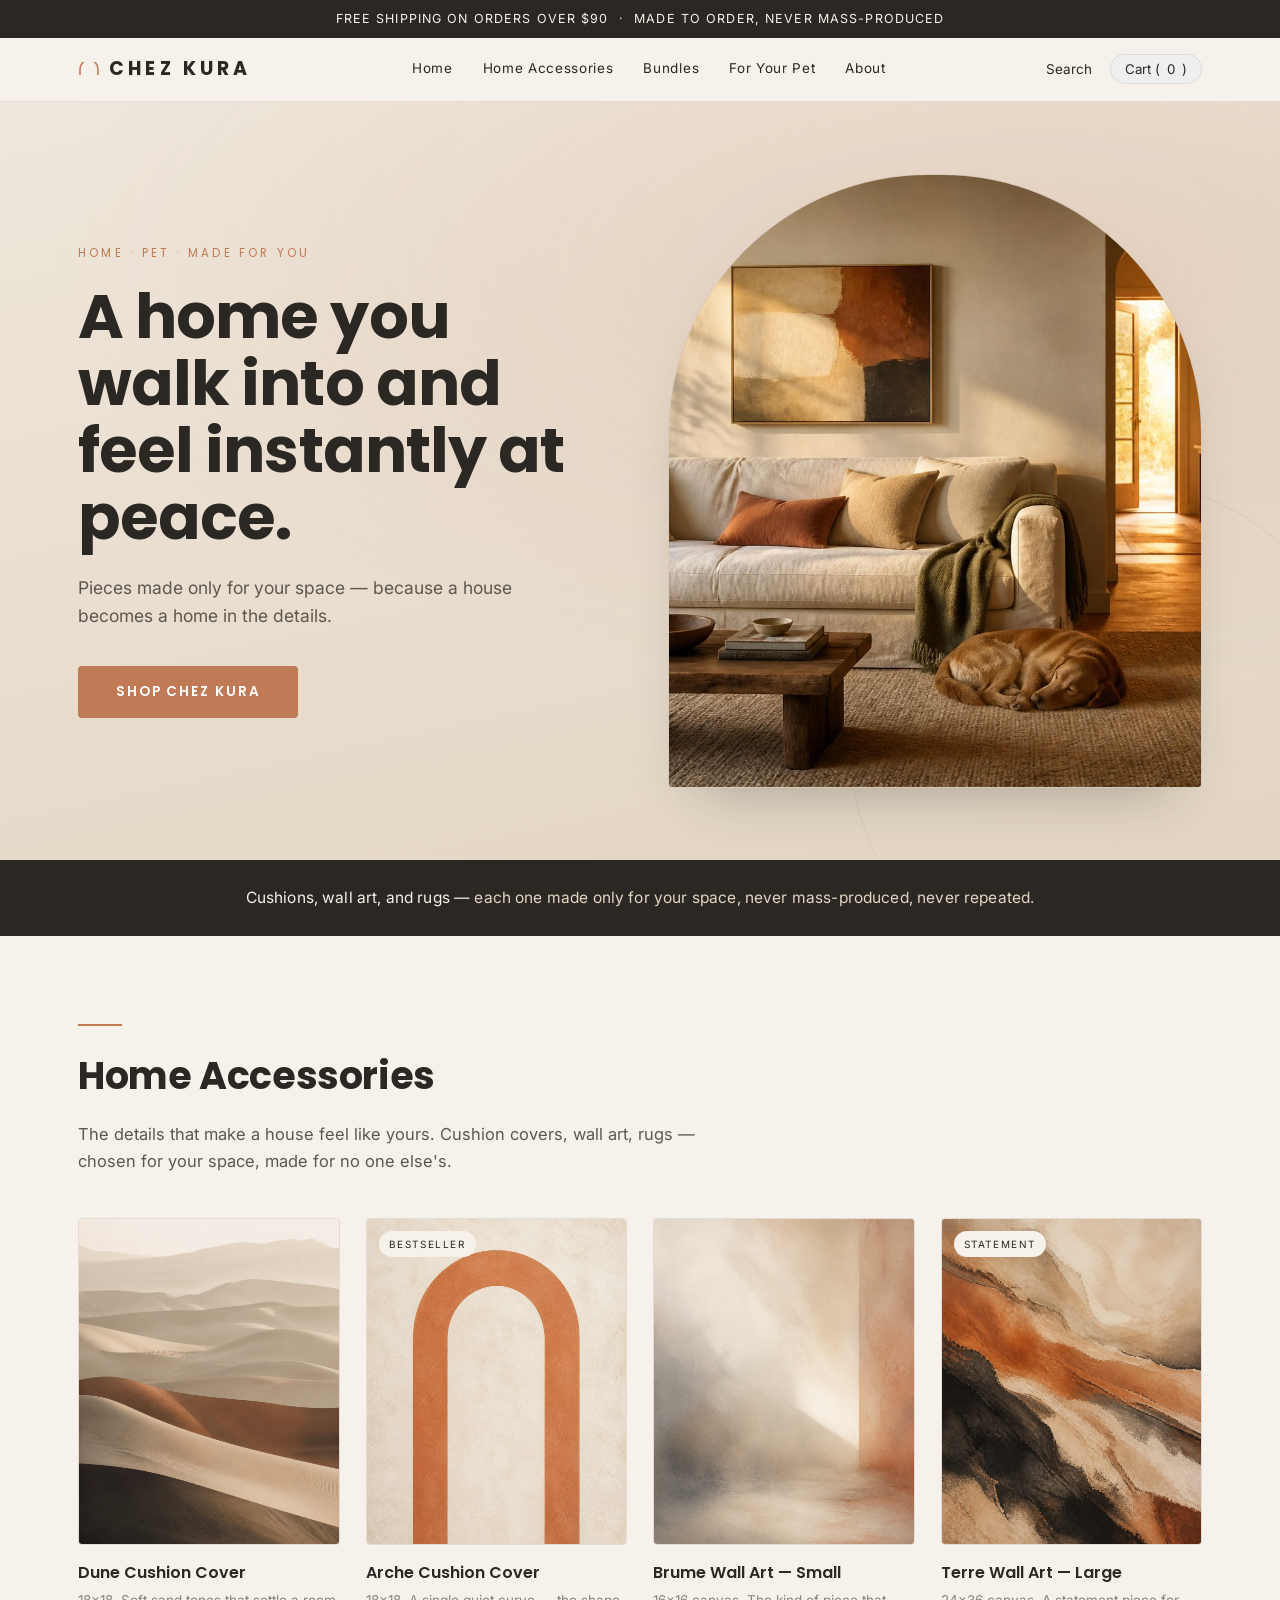
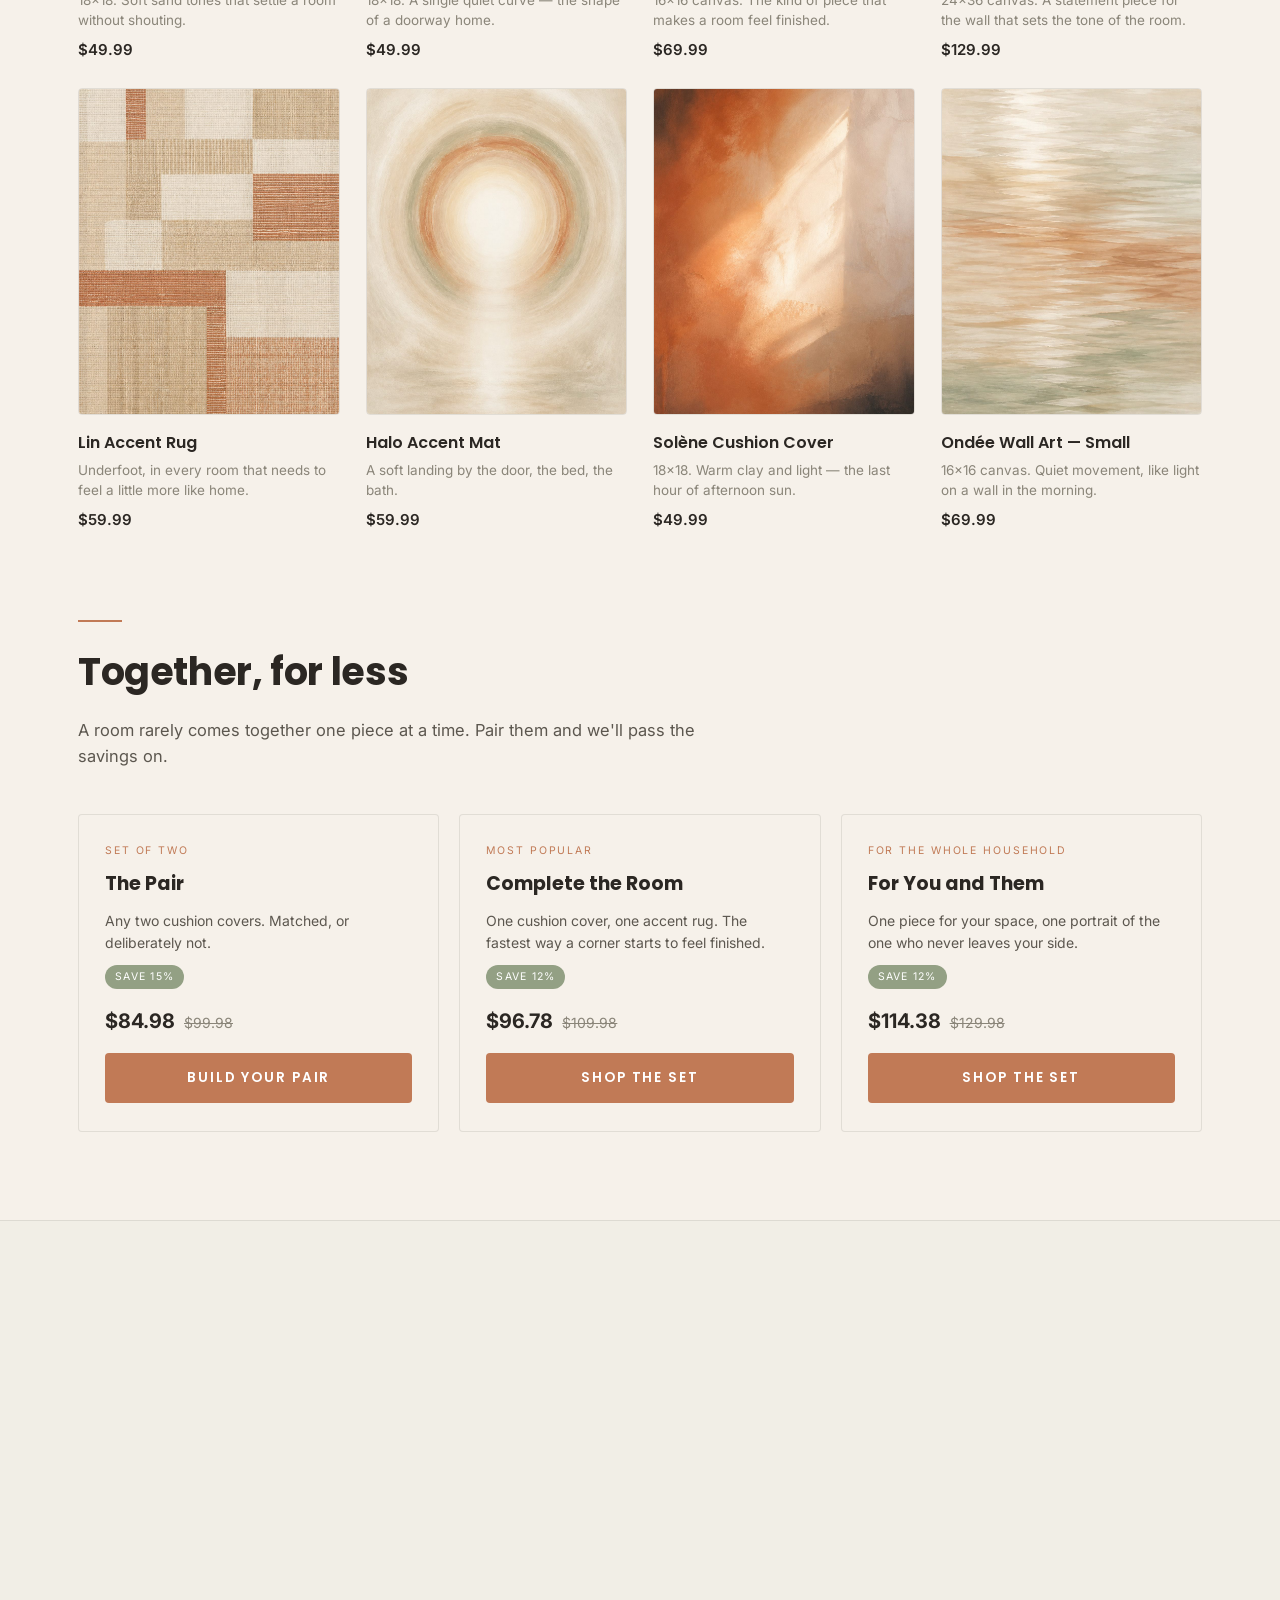
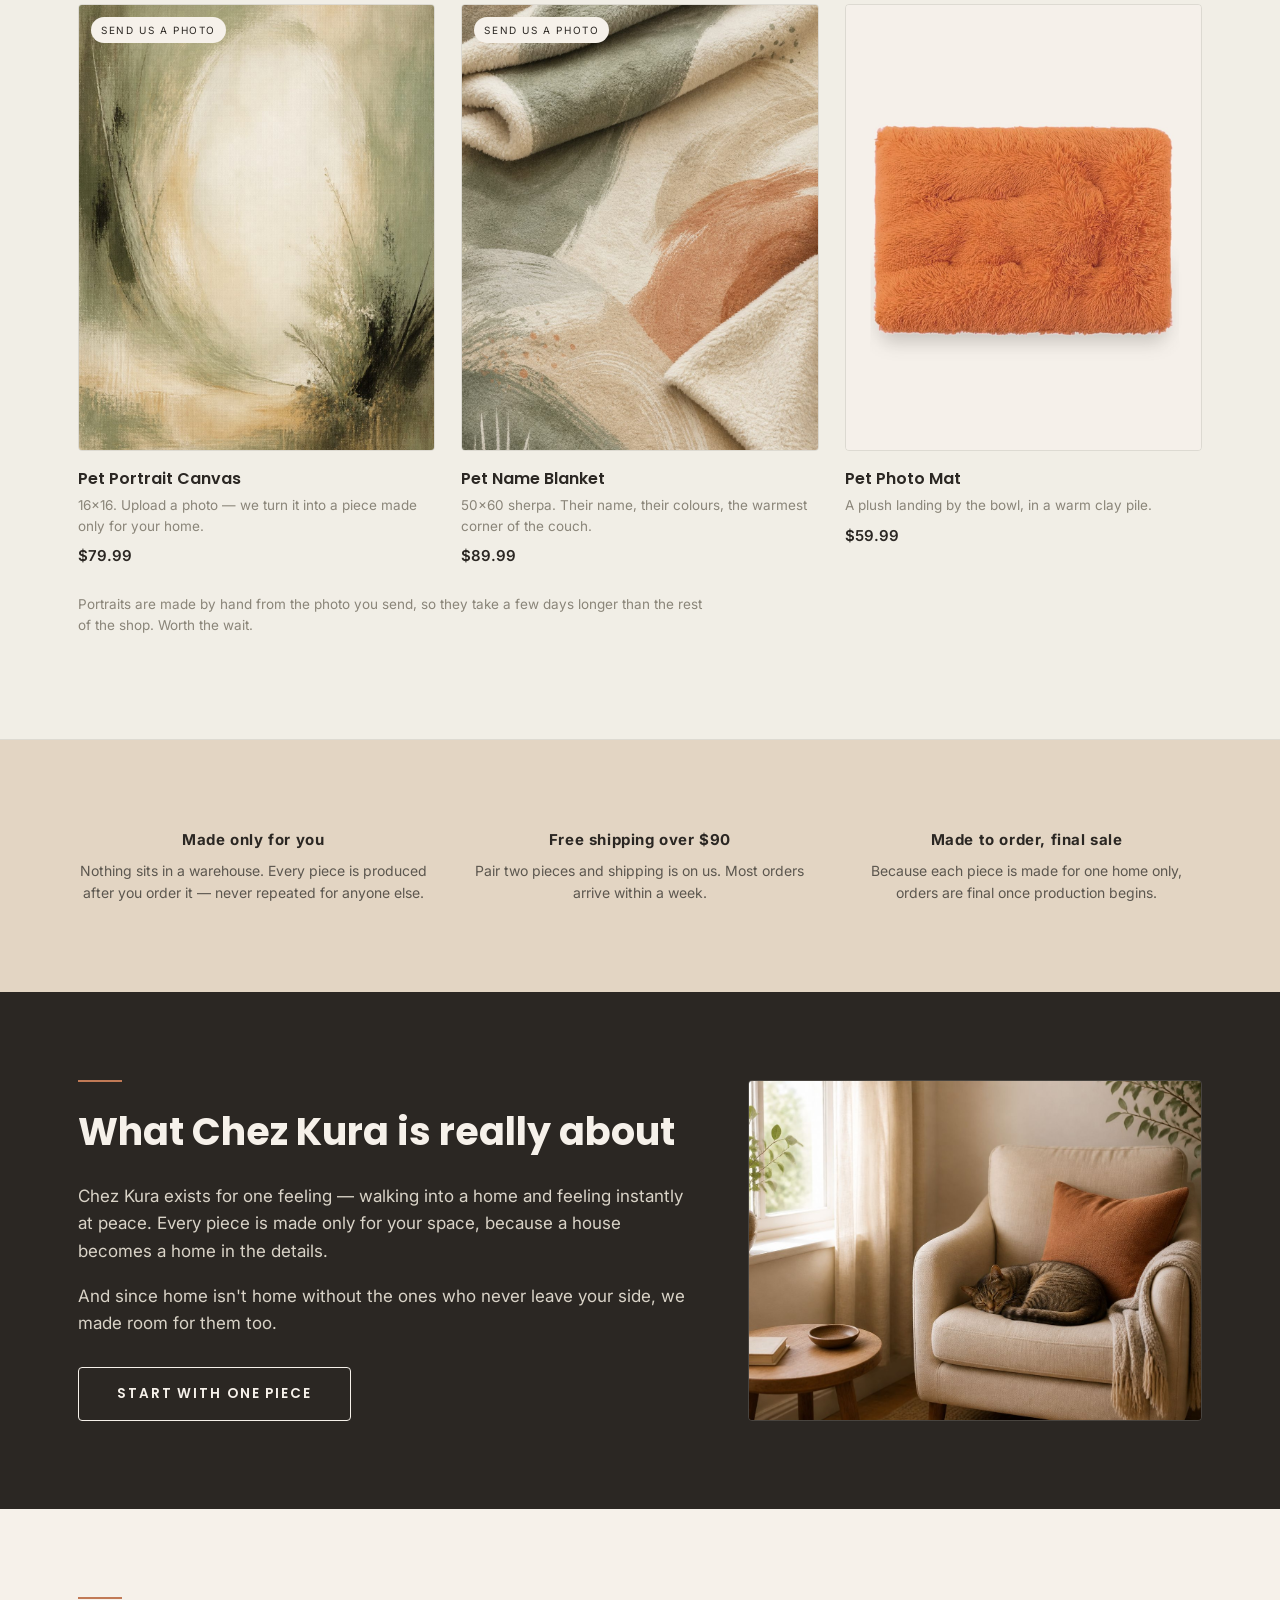
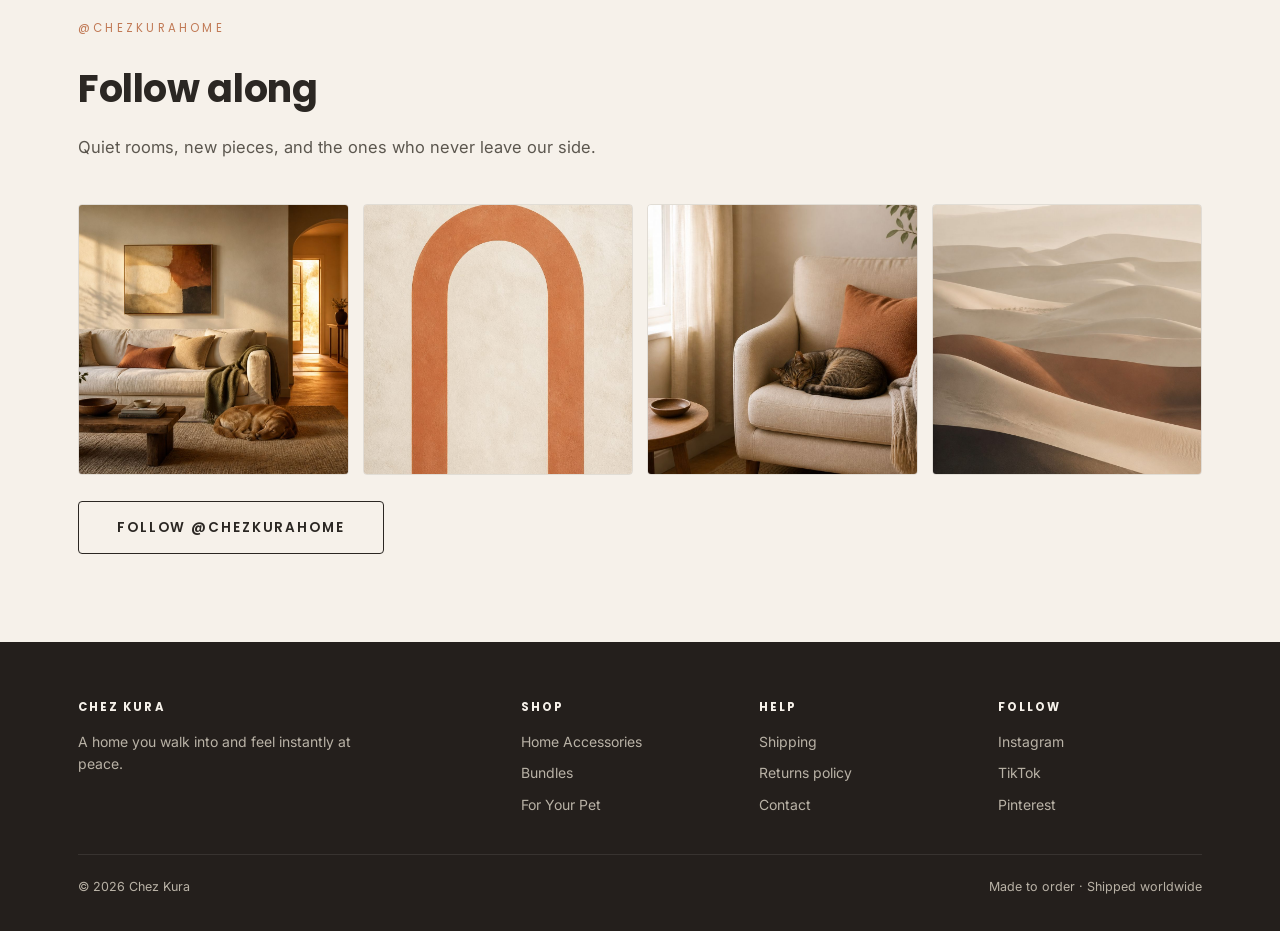
<file: index.html>
<!DOCTYPE html>
<html lang="en">
<head>
<meta charset="utf-8">
<meta name="viewport" content="width=device-width, initial-scale=1">
<title>Chez Kura — A home you walk into and feel instantly at peace.</title>
<meta name="description" content="Pieces made only for your space — cushions, wall art, and rugs, with a quieter collection for the one who never leaves your side.">
<link rel="preconnect" href="https://fonts.googleapis.com">
<link rel="preconnect" href="https://fonts.gstatic.com" crossorigin>
<link href="https://fonts.googleapis.com/css2?family=Inter:wght@400;500;600&family=Poppins:wght@600;700&display=swap" rel="stylesheet">
<link rel="icon" href="assets/favicon.svg" type="image/svg+xml">
<link rel="icon" href="assets/images/favicon-64.png" sizes="64x64">
<link rel="apple-touch-icon" href="assets/images/favicon-180.png">
<link rel="stylesheet" href="assets/styles.css">
</head>
<body>

<a class="skip" href="#main">Skip to content</a>
<div class="announce">Free shipping on orders over $90 &nbsp;·&nbsp; Made to order, never mass-produced</div>

<nav>
  <div class="nav-inner">
    <a class="wordmark" href="index.html#top">
      <svg class="mark" viewBox="0 0 44 26" fill="none" aria-hidden="true">
        <path d="M4 24V13a18 18 0 0 1 36 0v11" stroke="#C17A56" stroke-width="3.2" stroke-linecap="round"/>
      </svg>
      CHEZ&nbsp;KURA
    </a>
    <div class="nav-links">
      <a href="index.html#top">Home</a>
      <a href="index.html#home-accessories">Home Accessories</a>
      <a href="index.html#bundles">Bundles</a>
      <a href="index.html#pets">For Your Pet</a>
      <a href="index.html#about">About</a>
    </div>
    <div class="nav-right">
      <button class="text-btn" type="button" data-open-search>Search</button>
      <button class="cart" type="button" data-open-cart>Cart (<span data-cart-count>0</span>)</button>
      <button class="menu-btn" type="button" data-open-menu aria-label="Open menu"><span></span><span></span></button>
    </div>
  </div>
</nav>

<main id="main">
<header class="hero" id="top">
  <div class="hero-inner hero-split">
    <div class="hero-copy">
      <div class="eyebrow">Home · Pet · Made for you</div>
      <h1>A home you walk into and feel instantly at peace.</h1>
      <p>Pieces made only for your space — because a house becomes a home in the details.</p>
      <a class="btn" href="#home-accessories">Shop Chez Kura</a>
    </div>
    <div class="hero-media">
      <img src="assets/images/hero-home.jpg" alt="A calm living room in soft afternoon light — linen sofa, terracotta cushions, and a dog asleep on the rug." fetchpriority="high">
    </div>
  </div>
</header>

<div class="strip">
  Cushions, wall art, and rugs — <span>each one made only for your space, never mass-produced, never repeated.</span>
</div>

<section id="home-accessories">
  <div class="wrap">
    <div class="sec-head">
      <div class="rule"></div>
      <h2>Home Accessories</h2>
      <p>The details that make a house feel like yours. Cushion covers, wall art, rugs — chosen for your space, made for no one else's.</p>
    </div>

    <div class="grid">
      <a class="card" href="product.html?id=dune-cushion-cover">
        <div class="thumb"><img src="assets/images/dune.jpg" alt="Dune Cushion Cover"></div>
        <h3>Dune Cushion Cover</h3>
        <p class="desc">18&times;18. Soft sand tones that settle a room without shouting.</p>
        <div class="price">$49.99</div>
      </a>

      <a class="card" href="product.html?id=arche-cushion-cover">
        <div class="thumb"><span class="badge">Bestseller</span><img src="assets/images/arche.jpg" alt="Arche Cushion Cover"></div>
        <h3>Arche Cushion Cover</h3>
        <p class="desc">18&times;18. A single quiet curve — the shape of a doorway home.</p>
        <div class="price">$49.99</div>
      </a>

      <a class="card" href="product.html?id=brume-wall-art-small">
        <div class="thumb"><img src="assets/images/brume.jpg" alt="Brume Wall Art — Small"></div>
        <h3>Brume Wall Art — Small</h3>
        <p class="desc">16&times;16 canvas. The kind of piece that makes a room feel finished.</p>
        <div class="price">$69.99</div>
      </a>

      <a class="card" href="product.html?id=terre-wall-art-large">
        <div class="thumb"><span class="badge">Statement</span><img src="assets/images/terre.jpg" alt="Terre Wall Art — Large"></div>
        <h3>Terre Wall Art — Large</h3>
        <p class="desc">24&times;36 canvas. A statement piece for the wall that sets the tone of the room.</p>
        <div class="price">$129.99</div>
      </a>
    </div>

    <div class="grid-gap"></div>

    <div class="grid">
      <a class="card" href="product.html?id=lin-accent-rug">
        <div class="thumb"><img src="assets/images/lin.jpg" alt="Lin Accent Rug"></div>
        <h3>Lin Accent Rug</h3>
        <p class="desc">Underfoot, in every room that needs to feel a little more like home.</p>
        <div class="price">$59.99</div>
      </a>
      <a class="card" href="product.html?id=halo-accent-mat">
        <div class="thumb"><img src="assets/images/halo.jpg" alt="Halo Accent Mat"></div>
        <h3>Halo Accent Mat</h3>
        <p class="desc">A soft landing by the door, the bed, the bath.</p>
        <div class="price">$59.99</div>
      </a>
      <a class="card" href="product.html?id=solene-cushion-cover">
        <div class="thumb"><img src="assets/images/solene.jpg" alt="Solène Cushion Cover"></div>
        <h3>Solène Cushion Cover</h3>
        <p class="desc">18&times;18. Warm clay and light — the last hour of afternoon sun.</p>
        <div class="price">$49.99</div>
      </a>
      <a class="card" href="product.html?id=ondee-wall-art-small">
        <div class="thumb"><img src="assets/images/ondee.jpg" alt="Ondée Wall Art — Small"></div>
        <h3>Ondée Wall Art — Small</h3>
        <p class="desc">16&times;16 canvas. Quiet movement, like light on a wall in the morning.</p>
        <div class="price">$69.99</div>
      </a>
    </div>
  </div>
</section>

<section id="bundles">
  <div class="wrap">
    <div class="sec-head">
      <div class="rule"></div>
      <h2>Together, for less</h2>
      <p>A room rarely comes together one piece at a time. Pair them and we'll pass the savings on.</p>
    </div>

    <div class="bundle-grid">
      <div class="bundle">
        <div class="tag">Set of two</div>
        <h3>The Pair</h3>
        <p>Any two cushion covers. Matched, or deliberately not.</p>
        <span class="save">Save 15%</span>
        <div class="b-price">$84.98<span class="was">$99.98</span></div>
        <button class="btn" type="button" data-add-bundle="the-pair">Build your pair</button>
      </div>

      <div class="bundle">
        <div class="tag">Most popular</div>
        <h3>Complete the Room</h3>
        <p>One cushion cover, one accent rug. The fastest way a corner starts to feel finished.</p>
        <span class="save">Save 12%</span>
        <div class="b-price">$96.78<span class="was">$109.98</span></div>
        <button class="btn" type="button" data-add-bundle="complete-the-room">Shop the set</button>
      </div>

      <div class="bundle">
        <div class="tag">For the whole household</div>
        <h3>For You and Them</h3>
        <p>One piece for your space, one portrait of the one who never leaves your side.</p>
        <span class="save">Save 12%</span>
        <div class="b-price">$114.38<span class="was">$129.98</span></div>
        <button class="btn" type="button" data-add-bundle="for-you-and-them">Shop the set</button>
      </div>
    </div>
  </div>
</section>

<section class="pets" id="pets">
  <div class="wrap">
    <div class="sec-head">
      <div class="rule sage"></div>
      <div class="eyebrow">Also at Chez Kura</div>
      <h2>For the one who never leaves your side</h2>
      <p>Home isn't complete without them. A portrait, a blanket, a small piece of the same peace — made just for your pet.</p>
    </div>

    <div class="grid three">
      <a class="card" href="product.html?id=pet-portrait-canvas">
        <div class="thumb"><span class="badge">Send us a photo</span><img src="assets/images/pet-portrait.jpg" alt="Pet Portrait Canvas"></div>
        <h3>Pet Portrait Canvas</h3>
        <p class="desc">16&times;16. Upload a photo — we turn it into a piece made only for your home.</p>
        <div class="price">$79.99</div>
      </a>
      <a class="card" href="product.html?id=pet-name-blanket">
        <div class="thumb"><span class="badge">Send us a photo</span><img src="assets/images/pet-blanket.jpg" alt="Pet Name Blanket"></div>
        <h3>Pet Name Blanket</h3>
        <p class="desc">50&times;60 sherpa. Their name, their colours, the warmest corner of the couch.</p>
        <div class="price">$89.99</div>
      </a>
      <a class="card" href="product.html?id=pet-photo-mat">
        <div class="thumb"><img src="assets/images/pet-mat.jpg" alt="Pet Photo Mat"></div>
        <h3>Pet Photo Mat</h3>
        <p class="desc">A plush landing by the bowl, in a warm clay pile.</p>
        <div class="price">$59.99</div>
      </a>
    </div>

    <p class="lead-note">
      Portraits are made by hand from the photo you send, so they take a few days longer than the rest of the shop. Worth the wait.
    </p>
  </div>
</section>

<section class="promise">
  <div class="wrap">
    <div class="promise-grid">
      <div>
        <h4>Made only for you</h4>
        <p>Nothing sits in a warehouse. Every piece is produced after you order it — never repeated for anyone else.</p>
      </div>
      <div>
        <h4>Free shipping over $90</h4>
        <p>Pair two pieces and shipping is on us. Most orders arrive within a week.</p>
      </div>
      <div>
        <h4>Made to order, final sale</h4>
        <p>Because each piece is made for one home only, orders are final once production begins.</p>
      </div>
    </div>
  </div>
</section>

<section class="about" id="about">
  <div class="wrap about-split">
    <div class="about-copy">
      <div class="rule"></div>
      <h2>What Chez Kura is really about</h2>
      <p>Chez Kura exists for one feeling — walking into a home and feeling instantly at peace. Every piece is made only for your space, because a house becomes a home in the details.</p>
      <p>And since home isn't home without the ones who never leave your side, we made room for them too.</p>
      <a class="btn btn-ghost on-dark" href="#home-accessories">Start with one piece</a>
    </div>
    <div class="about-media">
      <img src="assets/images/about-home.jpg" alt="A quiet reading corner — a linen chair by the window, warm light, and a cat asleep on the seat." loading="lazy">
    </div>
  </div>
</section>

<section class="insta" id="instagram">
  <div class="wrap">
    <div class="sec-head">
      <div class="rule"></div>
      <div class="eyebrow">@chezkurahome</div>
      <h2>Follow along</h2>
      <p>Quiet rooms, new pieces, and the ones who never leave our side.</p>
    </div>
    <div class="insta-grid">
      <a href="https://www.instagram.com/chezkurahome" target="_blank" rel="noopener" aria-label="Chez Kura on Instagram">
        <img src="assets/images/hero-home.jpg" alt="A calm living room in soft afternoon light." loading="lazy">
      </a>
      <a href="https://www.instagram.com/chezkurahome" target="_blank" rel="noopener" aria-label="Chez Kura on Instagram">
        <img src="assets/images/arche.jpg" alt="Arche — a single quiet curve." loading="lazy">
      </a>
      <a href="https://www.instagram.com/chezkurahome" target="_blank" rel="noopener" aria-label="Chez Kura on Instagram">
        <img src="assets/images/about-home.jpg" alt="A quiet reading corner by the window." loading="lazy">
      </a>
      <a href="https://www.instagram.com/chezkurahome" target="_blank" rel="noopener" aria-label="Chez Kura on Instagram">
        <img src="assets/images/dune.jpg" alt="Dune — soft sand tones." loading="lazy">
      </a>
    </div>
    <a class="btn btn-ghost insta-btn" href="https://www.instagram.com/chezkurahome" target="_blank" rel="noopener">Follow @chezkurahome</a>
  </div>
</section>
</main>

<footer>
  <div class="wrap">
    <div class="foot-grid">
      <div>
        <h5>Chez Kura</h5>
        <p class="foot-line">A home you walk into and feel instantly at peace.</p>
      </div>
      <div>
        <h5>Shop</h5>
        <ul>
          <li><a href="index.html#home-accessories">Home Accessories</a></li>
          <li><a href="index.html#bundles">Bundles</a></li>
          <li><a href="index.html#pets">For Your Pet</a></li>
        </ul>
      </div>
      <div>
        <h5>Help</h5>
        <ul>
          <li><a href="shipping.html">Shipping</a></li>
          <li><a href="returns.html">Returns policy</a></li>
          <li><a href="contact.html">Contact</a></li>
        </ul>
      </div>
      <div>
        <h5>Follow</h5>
        <ul>
          <li><a href="https://www.instagram.com/chezkurahome" target="_blank" rel="noopener">Instagram</a></li>
          <li><a href="#">TikTok</a></li>
          <li><a href="#">Pinterest</a></li>
        </ul>
      </div>
    </div>
    <div class="foot-bottom">
      <span>© 2026 Chez Kura</span>
      <span>Made to order · Shipped worldwide</span>
    </div>
  </div>
</footer>

<script src="assets/catalog.js"></script>
<script src="assets/site.js"></script>
</body>
</html>
</file>
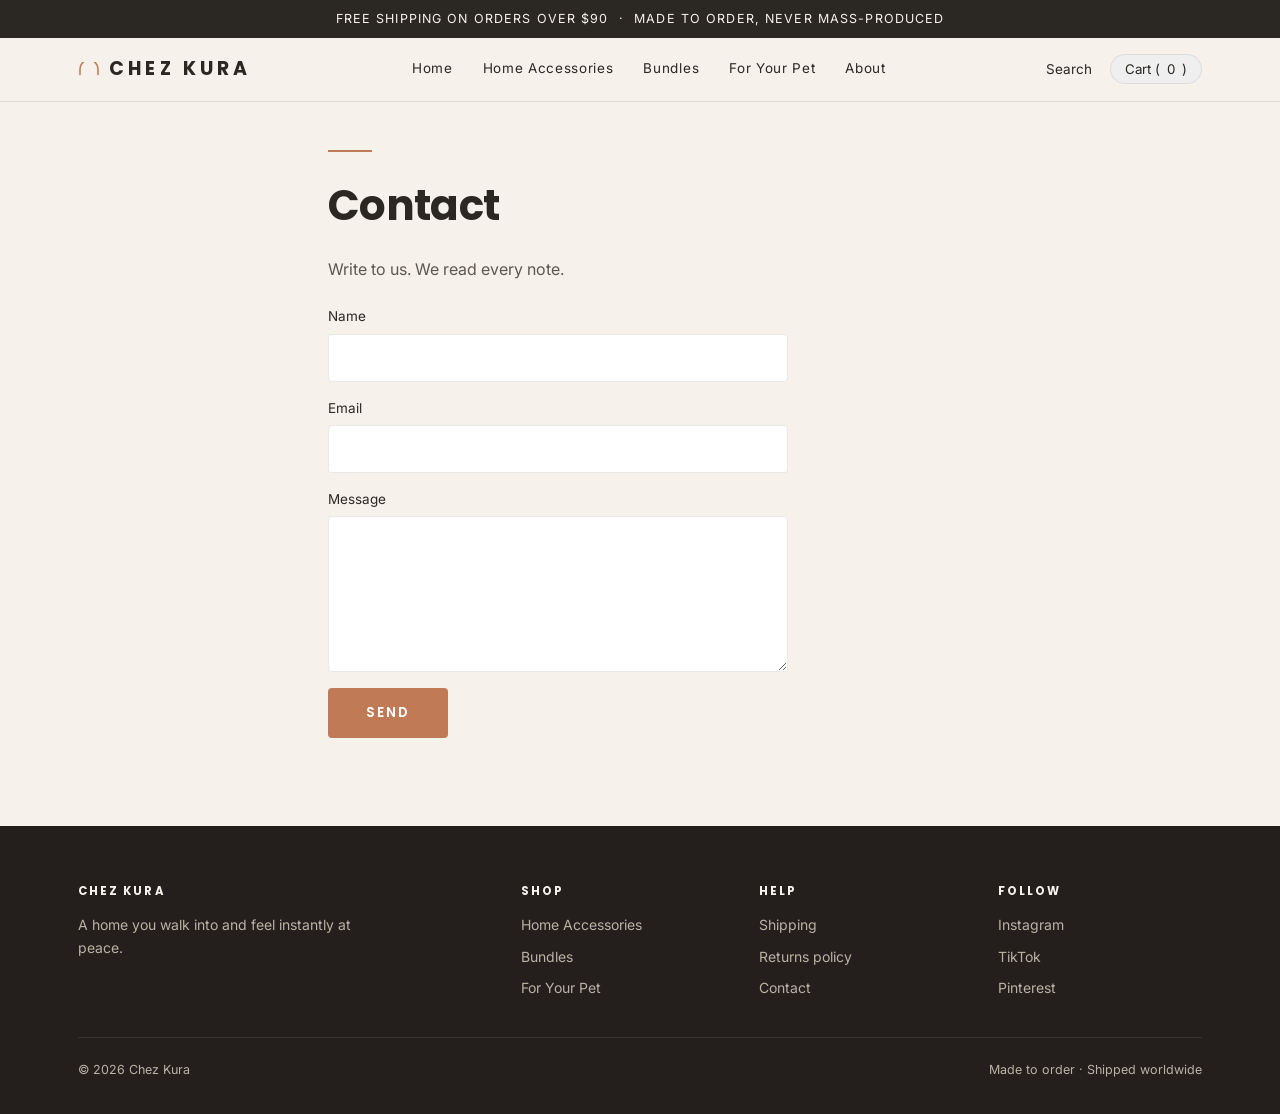
<file: contact.html>
<!DOCTYPE html>
<html lang="en">
<head>
<meta charset="utf-8">
<meta name="viewport" content="width=device-width, initial-scale=1">
<title>Contact | Chez Kura</title>
<meta name="description" content="Write to Chez Kura. We read every note.">
<link rel="preconnect" href="https://fonts.googleapis.com">
<link rel="preconnect" href="https://fonts.gstatic.com" crossorigin>
<link href="https://fonts.googleapis.com/css2?family=Inter:wght@400;500;600&family=Poppins:wght@600;700&display=swap" rel="stylesheet">
<link rel="icon" href="assets/favicon.svg" type="image/svg+xml">
<link rel="apple-touch-icon" href="assets/images/favicon-180.png">
<link rel="stylesheet" href="assets/styles.css">
</head>
<body>
<a class="skip" href="#main">Skip to content</a>
<div class="announce">Free shipping on orders over $90 &nbsp;·&nbsp; Made to order, never mass-produced</div>
<nav>
  <div class="nav-inner">
    <a class="wordmark" href="index.html#top">
      <svg class="mark" viewBox="0 0 44 26" fill="none" aria-hidden="true">
        <path d="M4 24V13a18 18 0 0 1 36 0v11" stroke="#C17A56" stroke-width="3.2" stroke-linecap="round"/>
      </svg>
      CHEZ&nbsp;KURA
    </a>
    <div class="nav-links">
      <a href="index.html#top">Home</a>
      <a href="index.html#home-accessories">Home Accessories</a>
      <a href="index.html#bundles">Bundles</a>
      <a href="index.html#pets">For Your Pet</a>
      <a href="index.html#about">About</a>
    </div>
    <div class="nav-right">
      <button class="text-btn" type="button" data-open-search>Search</button>
      <button class="cart" type="button" data-open-cart>Cart (<span data-cart-count>0</span>)</button>
      <button class="menu-btn" type="button" data-open-menu aria-label="Open menu"><span></span><span></span></button>
    </div>
  </div>
</nav>

<main id="main" class="page">
  <div class="wrap page-copy">
    <div class="rule"></div>
    <h1>Contact</h1>
    <p>Write to us. We read every note.</p>
    <form class="contact-form" data-contact-form>
      <label>Name
        <input type="text" name="name" required autocomplete="name">
      </label>
      <label>Email
        <input type="email" name="email" required autocomplete="email">
      </label>
      <label>Message
        <textarea name="message" rows="6" required></textarea>
      </label>
      <button class="btn" type="submit">Send</button>
    </form>
    <p data-contact-thanks hidden>Thank you. We'll write back within a few days.</p>
  </div>
</main>

<footer>
  <div class="wrap">
    <div class="foot-grid">
      <div>
        <h5>Chez Kura</h5>
        <p class="foot-line">A home you walk into and feel instantly at peace.</p>
      </div>
      <div>
        <h5>Shop</h5>
        <ul>
          <li><a href="index.html#home-accessories">Home Accessories</a></li>
          <li><a href="index.html#bundles">Bundles</a></li>
          <li><a href="index.html#pets">For Your Pet</a></li>
        </ul>
      </div>
      <div>
        <h5>Help</h5>
        <ul>
          <li><a href="shipping.html">Shipping</a></li>
          <li><a href="returns.html">Returns policy</a></li>
          <li><a href="contact.html">Contact</a></li>
        </ul>
      </div>
      <div>
        <h5>Follow</h5>
        <ul>
          <li><a href="https://www.instagram.com/chezkurahome" target="_blank" rel="noopener">Instagram</a></li>
          <li><a href="#">TikTok</a></li>
          <li><a href="#">Pinterest</a></li>
        </ul>
      </div>
    </div>
    <div class="foot-bottom">
      <span>© 2026 Chez Kura</span>
      <span>Made to order · Shipped worldwide</span>
    </div>
  </div>
</footer>
<script src="assets/catalog.js"></script>
<script src="assets/site.js"></script>
</body>
</html>
</file>
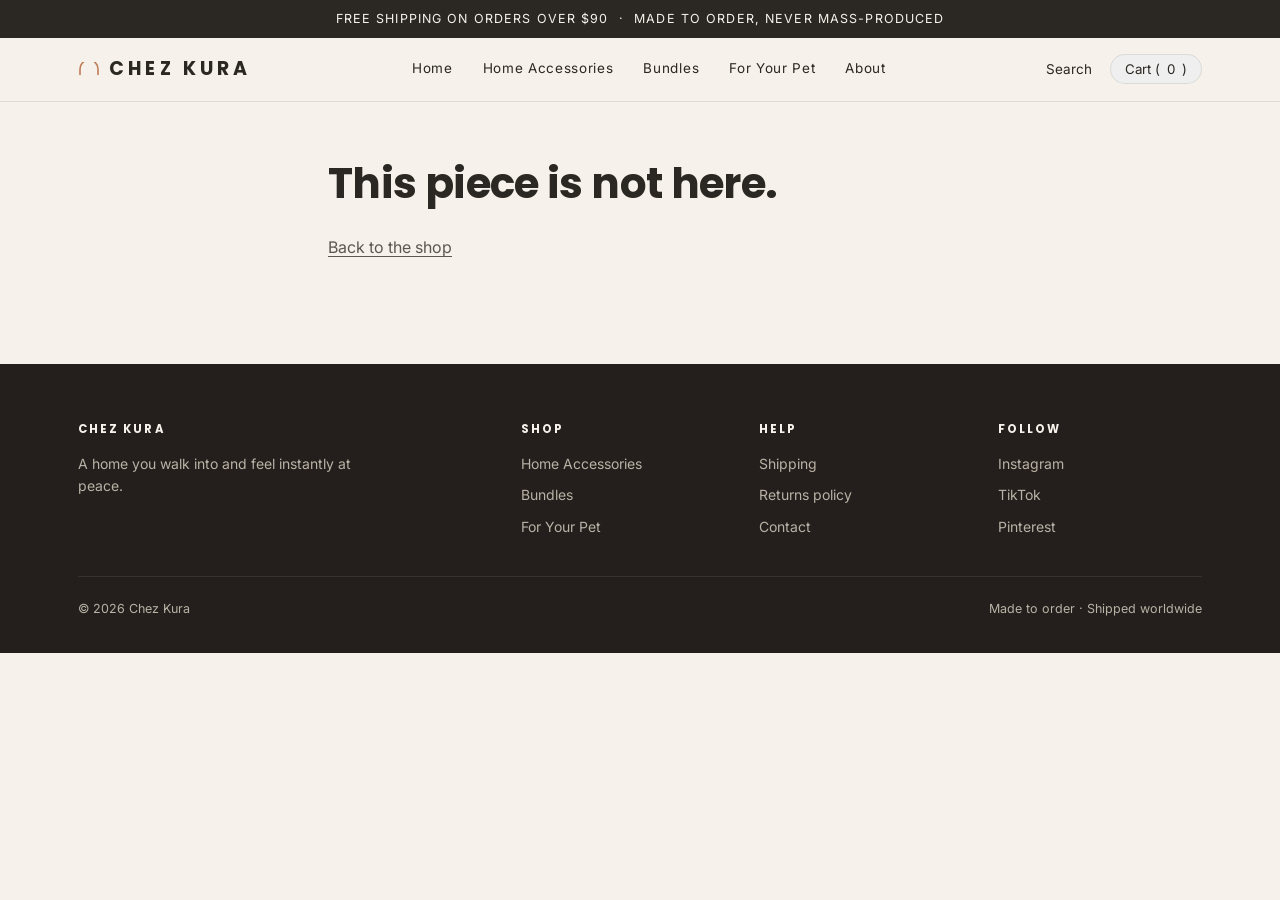
<file: product.html>
<!DOCTYPE html>
<html lang="en">
<head>
<meta charset="utf-8">
<meta name="viewport" content="width=device-width, initial-scale=1">
<title>Product | Chez Kura</title>
<meta name="description" content="A piece made only for your space.">
<link rel="preconnect" href="https://fonts.googleapis.com">
<link rel="preconnect" href="https://fonts.gstatic.com" crossorigin>
<link href="https://fonts.googleapis.com/css2?family=Inter:wght@400;500;600&family=Poppins:wght@600;700&display=swap" rel="stylesheet">
<link rel="icon" href="assets/favicon.svg" type="image/svg+xml">
<link rel="apple-touch-icon" href="assets/images/favicon-180.png">
<link rel="stylesheet" href="assets/styles.css">
</head>
<body>
<a class="skip" href="#main">Skip to content</a>
<div class="announce">Free shipping on orders over $90 &nbsp;·&nbsp; Made to order, never mass-produced</div>
<nav>
  <div class="nav-inner">
    <a class="wordmark" href="index.html#top">
      <svg class="mark" viewBox="0 0 44 26" fill="none" aria-hidden="true">
        <path d="M4 24V13a18 18 0 0 1 36 0v11" stroke="#C17A56" stroke-width="3.2" stroke-linecap="round"/>
      </svg>
      CHEZ&nbsp;KURA
    </a>
    <div class="nav-links">
      <a href="index.html#top">Home</a>
      <a href="index.html#home-accessories">Home Accessories</a>
      <a href="index.html#bundles">Bundles</a>
      <a href="index.html#pets">For Your Pet</a>
      <a href="index.html#about">About</a>
    </div>
    <div class="nav-right">
      <button class="text-btn" type="button" data-open-search>Search</button>
      <button class="cart" type="button" data-open-cart>Cart (<span data-cart-count>0</span>)</button>
      <button class="menu-btn" type="button" data-open-menu aria-label="Open menu"><span></span><span></span></button>
    </div>
  </div>
</nav>

<main id="main" class="page" data-product>
  <div class="wrap page-copy">
    <p>Open this page with a product selected, or <a href="index.html#home-accessories">return to the shop</a>.</p>
  </div>
</main>

<footer>
  <div class="wrap">
    <div class="foot-grid">
      <div>
        <h5>Chez Kura</h5>
        <p class="foot-line">A home you walk into and feel instantly at peace.</p>
      </div>
      <div>
        <h5>Shop</h5>
        <ul>
          <li><a href="index.html#home-accessories">Home Accessories</a></li>
          <li><a href="index.html#bundles">Bundles</a></li>
          <li><a href="index.html#pets">For Your Pet</a></li>
        </ul>
      </div>
      <div>
        <h5>Help</h5>
        <ul>
          <li><a href="shipping.html">Shipping</a></li>
          <li><a href="returns.html">Returns policy</a></li>
          <li><a href="contact.html">Contact</a></li>
        </ul>
      </div>
      <div>
        <h5>Follow</h5>
        <ul>
          <li><a href="https://www.instagram.com/chezkurahome" target="_blank" rel="noopener">Instagram</a></li>
          <li><a href="#">TikTok</a></li>
          <li><a href="#">Pinterest</a></li>
        </ul>
      </div>
    </div>
    <div class="foot-bottom">
      <span>© 2026 Chez Kura</span>
      <span>Made to order · Shipped worldwide</span>
    </div>
  </div>
</footer>
<script src="assets/catalog.js"></script>
<script src="assets/site.js"></script>
</body>
</html>
</file>
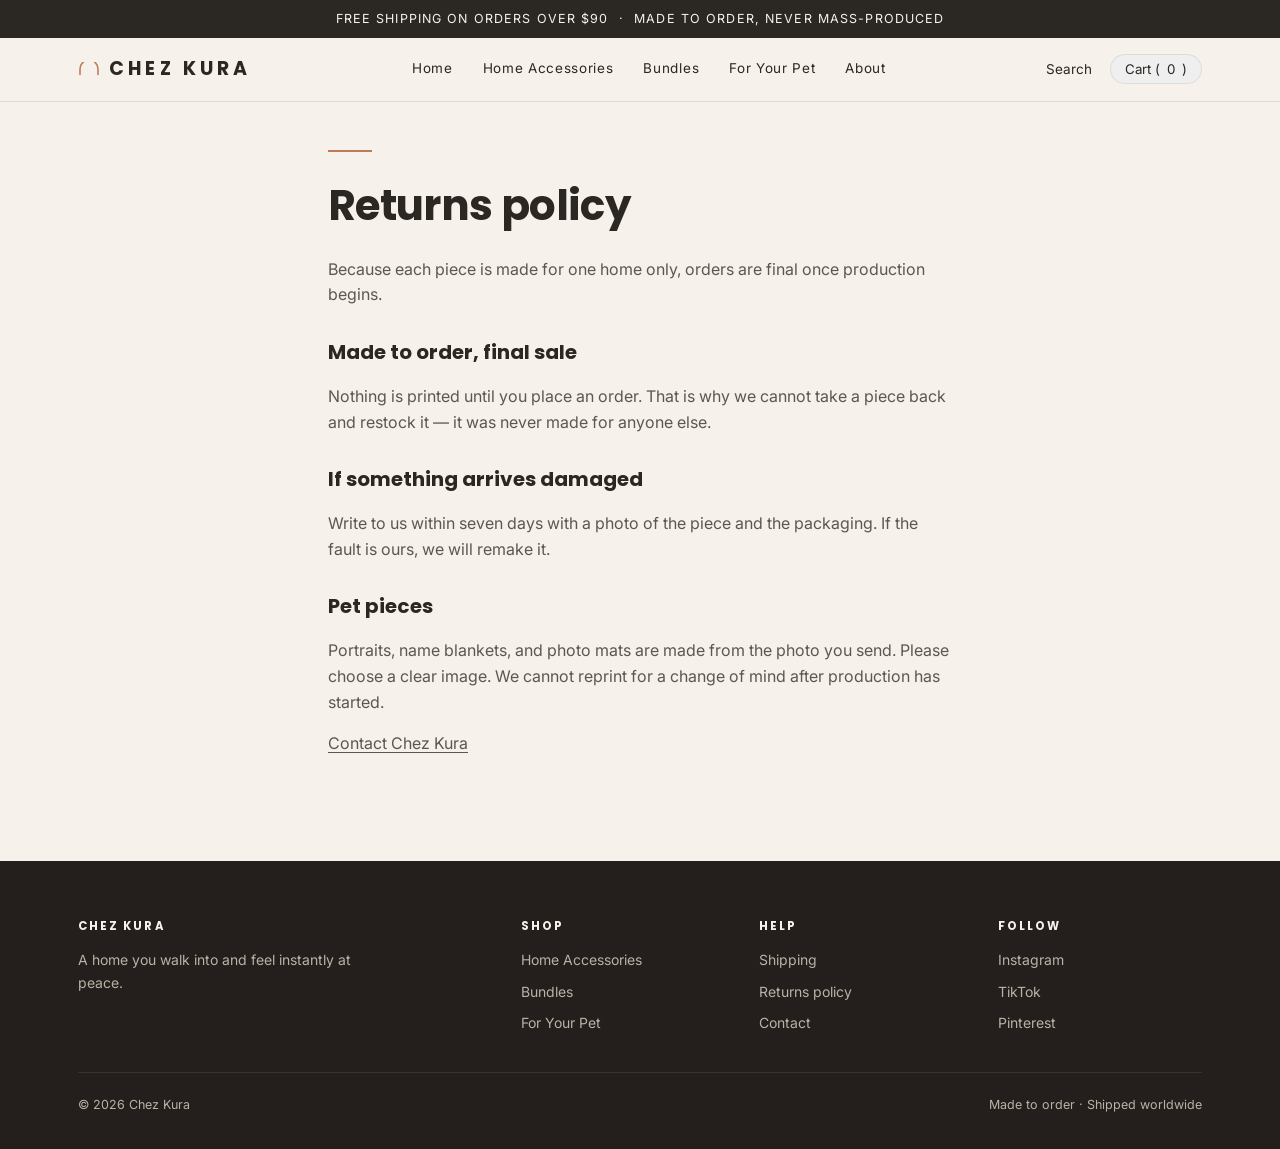
<file: returns.html>
<!DOCTYPE html>
<html lang="en">
<head>
<meta charset="utf-8">
<meta name="viewport" content="width=device-width, initial-scale=1">
<title>Returns policy | Chez Kura</title>
<meta name="description" content="Made-to-order pieces are final sale once production begins.">
<link rel="preconnect" href="https://fonts.googleapis.com">
<link rel="preconnect" href="https://fonts.gstatic.com" crossorigin>
<link href="https://fonts.googleapis.com/css2?family=Inter:wght@400;500;600&family=Poppins:wght@600;700&display=swap" rel="stylesheet">
<link rel="icon" href="assets/favicon.svg" type="image/svg+xml">
<link rel="apple-touch-icon" href="assets/images/favicon-180.png">
<link rel="stylesheet" href="assets/styles.css">
</head>
<body>
<a class="skip" href="#main">Skip to content</a>
<div class="announce">Free shipping on orders over $90 &nbsp;·&nbsp; Made to order, never mass-produced</div>
<nav>
  <div class="nav-inner">
    <a class="wordmark" href="index.html#top">
      <svg class="mark" viewBox="0 0 44 26" fill="none" aria-hidden="true">
        <path d="M4 24V13a18 18 0 0 1 36 0v11" stroke="#C17A56" stroke-width="3.2" stroke-linecap="round"/>
      </svg>
      CHEZ&nbsp;KURA
    </a>
    <div class="nav-links">
      <a href="index.html#top">Home</a>
      <a href="index.html#home-accessories">Home Accessories</a>
      <a href="index.html#bundles">Bundles</a>
      <a href="index.html#pets">For Your Pet</a>
      <a href="index.html#about">About</a>
    </div>
    <div class="nav-right">
      <button class="text-btn" type="button" data-open-search>Search</button>
      <button class="cart" type="button" data-open-cart>Cart (<span data-cart-count>0</span>)</button>
      <button class="menu-btn" type="button" data-open-menu aria-label="Open menu"><span></span><span></span></button>
    </div>
  </div>
</nav>

<main id="main" class="page">
  <div class="wrap page-copy">
    <div class="rule"></div>
    <h1>Returns policy</h1>
    <p>Because each piece is made for one home only, orders are final once production begins.</p>
    <h2>Made to order, final sale</h2>
    <p>Nothing is printed until you place an order. That is why we cannot take a piece back and restock it — it was never made for anyone else.</p>
    <h2>If something arrives damaged</h2>
    <p>Write to us within seven days with a photo of the piece and the packaging. If the fault is ours, we will remake it.</p>
    <h2>Pet pieces</h2>
    <p>Portraits, name blankets, and photo mats are made from the photo you send. Please choose a clear image. We cannot reprint for a change of mind after production has started.</p>
    <p><a href="contact.html">Contact Chez Kura</a></p>
  </div>
</main>

<footer>
  <div class="wrap">
    <div class="foot-grid">
      <div>
        <h5>Chez Kura</h5>
        <p class="foot-line">A home you walk into and feel instantly at peace.</p>
      </div>
      <div>
        <h5>Shop</h5>
        <ul>
          <li><a href="index.html#home-accessories">Home Accessories</a></li>
          <li><a href="index.html#bundles">Bundles</a></li>
          <li><a href="index.html#pets">For Your Pet</a></li>
        </ul>
      </div>
      <div>
        <h5>Help</h5>
        <ul>
          <li><a href="shipping.html">Shipping</a></li>
          <li><a href="returns.html">Returns policy</a></li>
          <li><a href="contact.html">Contact</a></li>
        </ul>
      </div>
      <div>
        <h5>Follow</h5>
        <ul>
          <li><a href="https://www.instagram.com/chezkurahome" target="_blank" rel="noopener">Instagram</a></li>
          <li><a href="#">TikTok</a></li>
          <li><a href="#">Pinterest</a></li>
        </ul>
      </div>
    </div>
    <div class="foot-bottom">
      <span>© 2026 Chez Kura</span>
      <span>Made to order · Shipped worldwide</span>
    </div>
  </div>
</footer>
<script src="assets/catalog.js"></script>
<script src="assets/site.js"></script>
</body>
</html>
</file>
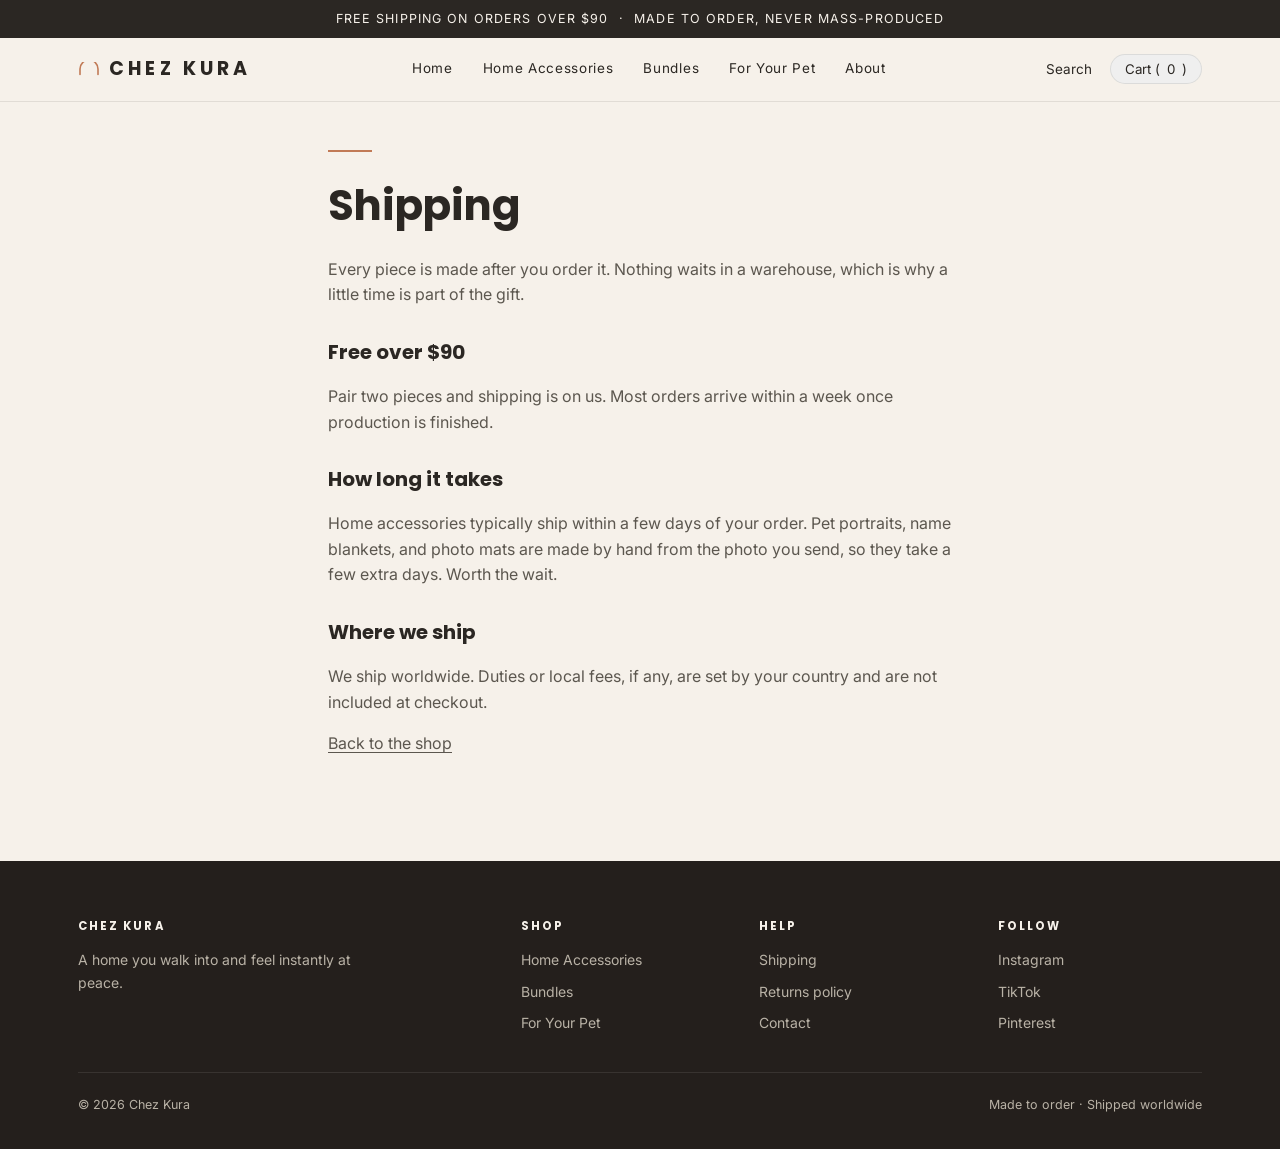
<file: shipping.html>
<!DOCTYPE html>
<html lang="en">
<head>
<meta charset="utf-8">
<meta name="viewport" content="width=device-width, initial-scale=1">
<title>Shipping | Chez Kura</title>
<meta name="description" content="Free shipping on orders over $90. Made to order, then sent to your door.">
<link rel="preconnect" href="https://fonts.googleapis.com">
<link rel="preconnect" href="https://fonts.gstatic.com" crossorigin>
<link href="https://fonts.googleapis.com/css2?family=Inter:wght@400;500;600&family=Poppins:wght@600;700&display=swap" rel="stylesheet">
<link rel="icon" href="assets/favicon.svg" type="image/svg+xml">
<link rel="apple-touch-icon" href="assets/images/favicon-180.png">
<link rel="stylesheet" href="assets/styles.css">
</head>
<body>
<a class="skip" href="#main">Skip to content</a>
<div class="announce">Free shipping on orders over $90 &nbsp;·&nbsp; Made to order, never mass-produced</div>
<nav>
  <div class="nav-inner">
    <a class="wordmark" href="index.html#top">
      <svg class="mark" viewBox="0 0 44 26" fill="none" aria-hidden="true">
        <path d="M4 24V13a18 18 0 0 1 36 0v11" stroke="#C17A56" stroke-width="3.2" stroke-linecap="round"/>
      </svg>
      CHEZ&nbsp;KURA
    </a>
    <div class="nav-links">
      <a href="index.html#top">Home</a>
      <a href="index.html#home-accessories">Home Accessories</a>
      <a href="index.html#bundles">Bundles</a>
      <a href="index.html#pets">For Your Pet</a>
      <a href="index.html#about">About</a>
    </div>
    <div class="nav-right">
      <button class="text-btn" type="button" data-open-search>Search</button>
      <button class="cart" type="button" data-open-cart>Cart (<span data-cart-count>0</span>)</button>
      <button class="menu-btn" type="button" data-open-menu aria-label="Open menu"><span></span><span></span></button>
    </div>
  </div>
</nav>

<main id="main" class="page">
  <div class="wrap page-copy">
    <div class="rule"></div>
    <h1>Shipping</h1>
    <p>Every piece is made after you order it. Nothing waits in a warehouse, which is why a little time is part of the gift.</p>
    <h2>Free over $90</h2>
    <p>Pair two pieces and shipping is on us. Most orders arrive within a week once production is finished.</p>
    <h2>How long it takes</h2>
    <p>Home accessories typically ship within a few days of your order. Pet portraits, name blankets, and photo mats are made by hand from the photo you send, so they take a few extra days. Worth the wait.</p>
    <h2>Where we ship</h2>
    <p>We ship worldwide. Duties or local fees, if any, are set by your country and are not included at checkout.</p>
    <p><a href="index.html#home-accessories">Back to the shop</a></p>
  </div>
</main>

<footer>
  <div class="wrap">
    <div class="foot-grid">
      <div>
        <h5>Chez Kura</h5>
        <p class="foot-line">A home you walk into and feel instantly at peace.</p>
      </div>
      <div>
        <h5>Shop</h5>
        <ul>
          <li><a href="index.html#home-accessories">Home Accessories</a></li>
          <li><a href="index.html#bundles">Bundles</a></li>
          <li><a href="index.html#pets">For Your Pet</a></li>
        </ul>
      </div>
      <div>
        <h5>Help</h5>
        <ul>
          <li><a href="shipping.html">Shipping</a></li>
          <li><a href="returns.html">Returns policy</a></li>
          <li><a href="contact.html">Contact</a></li>
        </ul>
      </div>
      <div>
        <h5>Follow</h5>
        <ul>
          <li><a href="https://www.instagram.com/chezkurahome" target="_blank" rel="noopener">Instagram</a></li>
          <li><a href="#">TikTok</a></li>
          <li><a href="#">Pinterest</a></li>
        </ul>
      </div>
    </div>
    <div class="foot-bottom">
      <span>© 2026 Chez Kura</span>
      <span>Made to order · Shipped worldwide</span>
    </div>
  </div>
</footer>
<script src="assets/catalog.js"></script>
<script src="assets/site.js"></script>
</body>
</html>
</file>
<file: assets/styles.css>
:root{
    --bone:#F6F1EA;
    --sand:#E3D5C3;
    --terracotta:#C17A56;
    --terracotta-dark:#A9643F;
    --sage:#93A084;
    --charcoal:#2B2723;
    --ink-soft:#5C574F;
    --ink-muted:#8A8579;
    --hairline:rgba(43,39,35,0.10);
    --radius:4px;
    --maxw:1180px;
  }
  *{box-sizing:border-box;}
  html{scroll-behavior:smooth;}
  body{
    margin:0;
    background:var(--bone);
    color:var(--charcoal);
    font-family:"Inter",system-ui,-apple-system,"Segoe UI",sans-serif;
    font-size:16px;
    line-height:1.6;
    -webkit-font-smoothing:antialiased;
  }
  h1,h2,h3,.wordmark,.eyebrow,.btn{font-family:"Futura","Poppins",system-ui,-apple-system,sans-serif;}
  a{color:inherit;text-decoration:none;}
  .wrap{max-width:var(--maxw);margin:0 auto;padding:0 28px;}

  /* ---------- Announcement ---------- */
  .announce{
    background:var(--charcoal);color:var(--bone);
    text-align:center;font-size:12.5px;letter-spacing:.09em;
    padding:9px 16px;text-transform:uppercase;
  }

  /* ---------- Nav ---------- */
  nav{
    position:sticky;top:0;z-index:50;
    background:rgba(246,241,234,0.92);
    backdrop-filter:blur(10px);
    border-bottom:1px solid var(--hairline);
  }
  .nav-inner{
    max-width:var(--maxw);margin:0 auto;padding:16px 28px;
    display:flex;align-items:center;justify-content:space-between;gap:24px;
  }
  .wordmark{
    font-size:19px;font-weight:700;letter-spacing:.22em;color:var(--charcoal);
    display:flex;align-items:center;gap:9px;white-space:nowrap;
  }
  .mark{width:22px;height:14px;flex:none;}
  .nav-links{display:flex;gap:30px;font-size:13.5px;letter-spacing:.05em;}
  .nav-links a{padding:4px 0;border-bottom:1px solid transparent;transition:border-color .2s;}
  .nav-links a:hover{border-color:var(--terracotta);}
  .nav-right{display:flex;align-items:center;gap:18px;font-size:13.5px;}
  .cart{
    display:inline-flex;align-items:center;gap:7px;
    border:1px solid var(--hairline);border-radius:999px;padding:6px 14px;
  }
  @media(max-width:820px){ .nav-links{display:none;} }

  /* ---------- Hero ---------- */
  .hero{
    position:relative;
    min-height:560px;
    display:flex;align-items:center;
    background:
      radial-gradient(120% 90% at 78% 22%, rgba(193,122,86,0.16), transparent 62%),
      linear-gradient(168deg,#EFE7DC 0%, var(--sand) 100%);
    overflow:hidden;
  }
  .hero::after{
    content:"";position:absolute;right:-90px;bottom:-140px;
    width:520px;height:520px;border-radius:50%;
    border:1px solid rgba(43,39,35,0.07);
  }
  .hero-inner{max-width:var(--maxw);margin:0 auto;padding:96px 28px;position:relative;z-index:2;}
  .hero-split{
    display:grid;grid-template-columns:1fr 1fr;gap:56px;align-items:center;
    width:100%;padding:72px 28px;
  }
  .hero-media img{
    width:100%;aspect-ratio:4/4.6;object-fit:cover;display:block;
    border-radius:260px 260px var(--radius) var(--radius);
    border:1px solid rgba(43,39,35,0.08);
    box-shadow:0 30px 60px -30px rgba(43,39,35,0.35);
  }
  @media(max-width:860px){
    .hero-split{grid-template-columns:1fr;gap:36px;padding:56px 28px 64px;}
    .hero-media img{aspect-ratio:4/3.4;border-radius:200px 200px var(--radius) var(--radius);}
  }
  .eyebrow{
    font-size:11.5px;letter-spacing:.28em;text-transform:uppercase;
    color:var(--terracotta);margin-bottom:22px;
  }
  .hero h1{
    font-size:clamp(34px,5.4vw,62px);line-height:1.08;font-weight:700;
    margin:0 0 22px;max-width:15ch;letter-spacing:-0.015em;
  }
  .hero p{
    font-size:17.5px;color:var(--ink-soft);max-width:46ch;margin:0 0 36px;
  }
  .btn{
    display:inline-block;background:var(--terracotta);color:#fff;
    padding:15px 38px;border-radius:var(--radius);
    font-size:13.5px;letter-spacing:.14em;text-transform:uppercase;font-weight:600;
    transition:background .2s,transform .2s;
  }
  .btn:hover{background:var(--terracotta-dark);transform:translateY(-1px);}
  .btn-ghost{
    background:transparent;color:var(--charcoal);
    border:1px solid var(--charcoal);
  }
  .btn-ghost:hover{background:var(--charcoal);color:var(--bone);}

  /* ---------- Overview strip ---------- */
  .strip{
    background:var(--charcoal);color:var(--bone);
    text-align:center;padding:26px 28px;
    font-size:15.5px;letter-spacing:.01em;
  }
  .strip span{color:var(--sand);}

  /* ---------- Sections ---------- */
  section{padding:88px 0;}
  .sec-head{margin-bottom:44px;max-width:62ch;}
  .sec-head h2{
    font-size:clamp(26px,3.4vw,38px);margin:0 0 14px;font-weight:700;letter-spacing:-0.01em;
  }
  .sec-head p{margin:0;color:var(--ink-soft);font-size:16.5px;}
  .rule{width:44px;height:2px;background:var(--terracotta);margin-bottom:20px;}
  .rule.sage{background:var(--sage);}

  /* ---------- Product grid ---------- */
  .grid{display:grid;gap:26px;grid-template-columns:repeat(4,1fr);}
  .grid.three{grid-template-columns:repeat(3,1fr);}
  @media(max-width:960px){ .grid,.grid.three{grid-template-columns:repeat(2,1fr);} }
  @media(max-width:560px){ .grid,.grid.three{grid-template-columns:1fr;} }

  .card{display:block;background:transparent;}
  .thumb{
    position:relative;aspect-ratio:4/5;border-radius:var(--radius);
    overflow:hidden;margin-bottom:15px;
    border:1px solid var(--hairline);
    display:flex;align-items:center;justify-content:center;
    transition:transform .25s ease;
  }
  .card:hover .thumb{transform:translateY(-4px);}
  .thumb .ph{
    position:absolute;inset:0;
    display:flex;align-items:center;justify-content:center;
    font-size:10.5px;letter-spacing:.2em;text-transform:uppercase;
    color:rgba(43,39,35,0.34);
  }
  .t1{background:linear-gradient(150deg,#EAE0D2,#D9C7B0);}
  .t2{background:linear-gradient(150deg,#E7DCCB,#C9B79E);}
  .t3{background:linear-gradient(150deg,#DED6C8,#BFB19B);}
  .t4{background:linear-gradient(150deg,#E9DED0,#CBB9A2);}
  .t5{background:linear-gradient(150deg,#E4E2D6,#B9C0A8);}
  .t6{background:linear-gradient(150deg,#E8E4D9,#AEB79C);}
  .badge{
    position:absolute;top:12px;left:12px;z-index:2;
    background:var(--bone);color:var(--charcoal);
    font-size:10px;letter-spacing:.16em;text-transform:uppercase;
    padding:5px 10px;border-radius:999px;
  }
  .card h3{font-size:16px;margin:0 0 4px;font-weight:600;}
  .card .desc{font-size:13.5px;color:var(--ink-muted);margin:0 0 8px;line-height:1.5;}
  .price{font-size:15px;font-weight:600;}
  .price .was{color:var(--ink-muted);font-weight:400;text-decoration:line-through;margin-left:8px;font-size:13.5px;}

  /* ---------- Pet section ---------- */
  .pets{background:#F1EEE6;border-top:1px solid var(--hairline);border-bottom:1px solid var(--hairline);}
  .pets .eyebrow{color:var(--sage);}

  /* ---------- Bundles ---------- */
  .bundle-grid{display:grid;gap:20px;grid-template-columns:repeat(3,1fr);}
  @media(max-width:860px){ .bundle-grid{grid-template-columns:1fr;} }
  .bundle{
    border:1px solid var(--hairline);border-radius:var(--radius);
    padding:28px 26px;background:var(--bone);
    display:flex;flex-direction:column;gap:10px;
  }
  .bundle .tag{
    font-size:10.5px;letter-spacing:.18em;text-transform:uppercase;color:var(--terracotta);
  }
  .bundle h3{margin:0;font-size:19px;}
  .bundle p{margin:0;font-size:14px;color:var(--ink-soft);flex:1;}
  .bundle .b-price{font-size:20px;font-weight:700;margin-top:6px;}
  .bundle .b-price .was{
    font-size:14px;font-weight:400;color:var(--ink-muted);
    text-decoration:line-through;margin-left:9px;
  }
  .save{
    display:inline-block;background:var(--sage);color:#fff;
    font-size:10.5px;letter-spacing:.12em;text-transform:uppercase;
    padding:4px 10px;border-radius:999px;align-self:flex-start;
  }

  /* ---------- Promise row ---------- */
  .promise{background:var(--sand);}
  .promise-grid{display:grid;grid-template-columns:repeat(3,1fr);gap:36px;text-align:center;}
  @media(max-width:760px){ .promise-grid{grid-template-columns:1fr;gap:28px;} }
  .promise h4{margin:0 0 8px;font-size:15px;letter-spacing:.04em;}
  .promise p{margin:0;font-size:14px;color:var(--ink-soft);}

  /* ---------- About ---------- */
  .about{background:var(--charcoal);color:var(--bone);}
  .about .rule{background:var(--terracotta);}
  .about h2{font-size:clamp(26px,3.4vw,38px);margin:0 0 20px;}
  .about p{font-size:17px;color:#D9D3C7;max-width:62ch;margin:0 0 18px;}
  .about-split{
    display:grid;grid-template-columns:1.15fr 0.85fr;gap:56px;align-items:center;
  }
  .about-media img{
    width:100%;aspect-ratio:4/3;object-fit:cover;display:block;
    border-radius:var(--radius);
    border:1px solid rgba(246,241,234,0.14);
  }
  @media(max-width:860px){
    .about-split{grid-template-columns:1fr;gap:32px;}
  }

  /* ---------- Footer ---------- */
  footer{background:#241F1C;color:#B9B2A6;padding:56px 0 34px;font-size:14px;}
  .foot-grid{display:grid;grid-template-columns:2fr 1fr 1fr 1fr;gap:34px;margin-bottom:38px;}
  @media(max-width:820px){ .foot-grid{grid-template-columns:1fr 1fr;} }
  footer h5{
    color:var(--bone);font-size:11.5px;letter-spacing:.18em;text-transform:uppercase;
    margin:0 0 14px;font-family:"Futura","Poppins",sans-serif;
  }
  footer ul{list-style:none;padding:0;margin:0;display:flex;flex-direction:column;gap:9px;}
  footer a:hover{color:var(--bone);}
  .foot-bottom{
    border-top:1px solid rgba(255,255,255,0.09);padding-top:22px;
    display:flex;justify-content:space-between;gap:18px;flex-wrap:wrap;font-size:12.5px;
  }
  .note{
    background:#FFF8E7;border:1px dashed #D9B96A;color:#6B5624;
    padding:14px 18px;border-radius:var(--radius);font-size:13px;
    max-width:var(--maxw);margin:0 auto 0;
  }

  /* ---------- Shared UI ---------- */
  button{font-family:inherit;color:inherit;}
  button.btn{border:0;cursor:pointer;text-align:center;}
  .bundle .btn{margin-top:6px;}
  .text-btn{
    background:none;border:0;padding:0;cursor:pointer;font:inherit;color:inherit;
  }
  .skip{
    position:absolute;left:-999px;top:8px;
    background:var(--charcoal);color:var(--bone);padding:8px 14px;
  }
  .skip:focus{left:8px;z-index:80;}
  .grid-gap{height:26px;}
  .lead-note{margin-top:26px;font-size:13.5px;color:var(--ink-muted);max-width:70ch;}
  .foot-line{margin:0;max-width:34ch;}
  .btn-ghost.on-dark{border-color:var(--bone);color:var(--bone);margin-top:12px;}
  #bundles{padding-top:0;}
  .thumb img{
    position:absolute;inset:0;width:100%;height:100%;object-fit:cover;display:block;
  }
  .menu-btn{
    display:none;background:none;border:0;width:28px;height:22px;padding:0;cursor:pointer;
  }
  .menu-btn span{
    display:block;height:1.5px;background:var(--charcoal);margin:6px 0;
  }
  @media(max-width:820px){
    .menu-btn{display:block;}
  }
  body.drawer-open{overflow:hidden;}

  /* ---------- Mobile nav ---------- */
  .nav-mobile{
    position:fixed;inset:auto 0 0 0;top:58px;z-index:70;
    background:var(--bone);border-top:1px solid var(--hairline);
    display:flex;flex-direction:column;padding:18px 28px 32px;gap:16px;
    font-size:16px;
  }
  .nav-mobile[hidden]{display:none;}

  /* ---------- Drawers ---------- */
  .backdrop{
    position:fixed;inset:0;background:rgba(43,39,35,0.28);z-index:80;
  }
  .drawer{
    position:fixed;top:0;right:0;bottom:0;width:min(420px,100%);
    background:var(--bone);z-index:90;
    display:flex;flex-direction:column;
    box-shadow:-12px 0 40px rgba(43,39,35,0.08);
  }
  .drawer[hidden], .backdrop[hidden], .search-overlay[hidden]{display:none;}
  .drawer-head{
    display:flex;justify-content:space-between;align-items:center;
    padding:20px 22px;border-bottom:1px solid var(--hairline);
  }
  .drawer-head h2{margin:0;font-size:18px;}
  .icon-btn{
    background:none;border:0;cursor:pointer;font-size:13px;letter-spacing:.08em;text-transform:uppercase;color:var(--ink-soft);
  }
  .drawer-body{padding:18px 22px 28px;overflow:auto;flex:1;}
  .cart-empty{color:var(--ink-soft);}
  .ship-bar{height:3px;background:var(--sand);border-radius:99px;overflow:hidden;margin-bottom:10px;}
  .ship-bar-fill{height:100%;background:var(--sage);}
  .ship-note{margin:0 0 18px;font-size:13px;color:var(--ink-soft);}
  .cart-list{list-style:none;margin:0;padding:0;display:flex;flex-direction:column;gap:16px;}
  .cart-row{display:grid;grid-template-columns:64px 1fr auto;gap:12px;align-items:start;}
  .cart-row img,.cart-ph{
    width:64px;height:80px;object-fit:cover;border-radius:var(--radius);background:var(--sand);
  }
  .cart-info h3{margin:0 0 4px;font-size:14px;}
  .cart-info p{margin:0 0 8px;font-size:13px;color:var(--ink-soft);}
  .qty{display:inline-flex;align-items:center;gap:10px;border:1px solid var(--hairline);border-radius:999px;padding:4px 10px;}
  .qty button{background:none;border:0;cursor:pointer;width:22px;}
  .cart-foot{margin-top:22px;padding-top:18px;border-top:1px solid var(--hairline);}
  .cart-total{display:flex;justify-content:space-between;font-size:16px;margin-bottom:8px;}
  .cart-note{font-size:13px;color:var(--ink-muted);margin:0 0 16px;}
  .cart-foot .btn{width:100%;text-align:center;}

  /* ---------- Search ---------- */
  .search-overlay{
    position:fixed;inset:0;z-index:90;background:rgba(246,241,234,0.96);
    display:flex;justify-content:center;padding:48px 20px 32px;
  }
  .search-panel{width:min(640px,100%);}
  .search-input{
    width:100%;margin:18px 0;padding:14px 0;border:0;border-bottom:1px solid var(--hairline);
    background:transparent;font:inherit;font-size:22px;color:var(--charcoal);
    outline:none;
  }
  .search-results{display:flex;flex-direction:column;gap:8px;max-height:60vh;overflow:auto;}
  .search-hit{
    display:flex;gap:14px;align-items:center;padding:10px 0;border-bottom:1px solid var(--hairline);
  }
  .search-hit img{width:48px;height:60px;object-fit:cover;border-radius:var(--radius);}
  .search-hit div{display:flex;flex-direction:column;gap:2px;}
  .search-hit span{font-size:13px;color:var(--ink-muted);}

  /* ---------- Product + policy pages ---------- */
  .page{padding:48px 0 88px;}
  .crumb{font-size:13px;color:var(--ink-muted);margin:0 0 28px;}
  .crumb a:hover{color:var(--charcoal);}
  .page-copy{max-width:68ch;}
  .page-copy h1{
    font-size:clamp(28px,4vw,42px);margin:0 0 18px;letter-spacing:-0.015em;
  }
  .page-copy h2{font-size:20px;margin:28px 0 10px;}
  .page-copy p{color:var(--ink-soft);}
  .page-copy a{text-decoration:underline;text-underline-offset:3px;}
  .pdp{
    display:grid;grid-template-columns:1.05fr 0.95fr;gap:48px;align-items:start;
  }
  @media(max-width:860px){ .pdp{grid-template-columns:1fr;gap:28px;} }
  .pdp-media img{
    width:100%;aspect-ratio:4/5;object-fit:cover;border-radius:var(--radius);
    border:1px solid var(--hairline);display:block;
  }
  .pdp-info h1{font-size:clamp(28px,3.4vw,40px);margin:0 0 14px;}
  .pdp-lead{font-size:17px;color:var(--ink-soft);margin:0 0 16px;}
  .pdp-info .price{font-size:20px;margin-bottom:16px;}
  .pdp-info ul{padding-left:18px;color:var(--ink-soft);}
  .pdp-actions{display:flex;gap:12px;align-items:center;margin:22px 0 12px;flex-wrap:wrap;}
  .photo-note{font-size:14px;color:var(--ink-soft);max-width:46ch;}
  .sku{font-size:12px;letter-spacing:.08em;text-transform:uppercase;color:var(--ink-muted);}
  .related{margin-top:72px;}

  .contact-form{display:flex;flex-direction:column;gap:16px;max-width:460px;margin-top:24px;}
  .contact-form label{display:flex;flex-direction:column;gap:6px;font-size:13.5px;}
  .contact-form input,.contact-form textarea{
    font:inherit;padding:12px 14px;border:1px solid var(--hairline);border-radius:var(--radius);
    background:#fff;color:var(--charcoal);
  }
  .contact-form .btn{align-self:flex-start;border:0;cursor:pointer;}

  /* ---------- Instagram ---------- */
  .insta{background:var(--bone);}
  .insta-grid{display:grid;grid-template-columns:repeat(4,1fr);gap:14px;}
  @media(max-width:760px){ .insta-grid{grid-template-columns:repeat(2,1fr);} }
  .insta-grid a{display:block;overflow:hidden;border-radius:var(--radius);border:1px solid var(--hairline);}
  .insta-grid img{
    width:100%;aspect-ratio:1/1;object-fit:cover;display:block;
    transition:transform .35s ease;
  }
  .insta-grid a:hover img{transform:scale(1.04);}
  .insta-btn{margin-top:26px;}

  /* ---------- Gentle reveal ---------- */
  .reveal{opacity:0;transform:translateY(14px);transition:opacity .7s ease,transform .7s ease;}
  .reveal.is-in{opacity:1;transform:none;}

  @media(prefers-reduced-motion:reduce){
    html{scroll-behavior:auto;}
    .thumb,.btn{transition:none;}
    .reveal{opacity:1;transform:none;transition:none;}
  }
</file>
